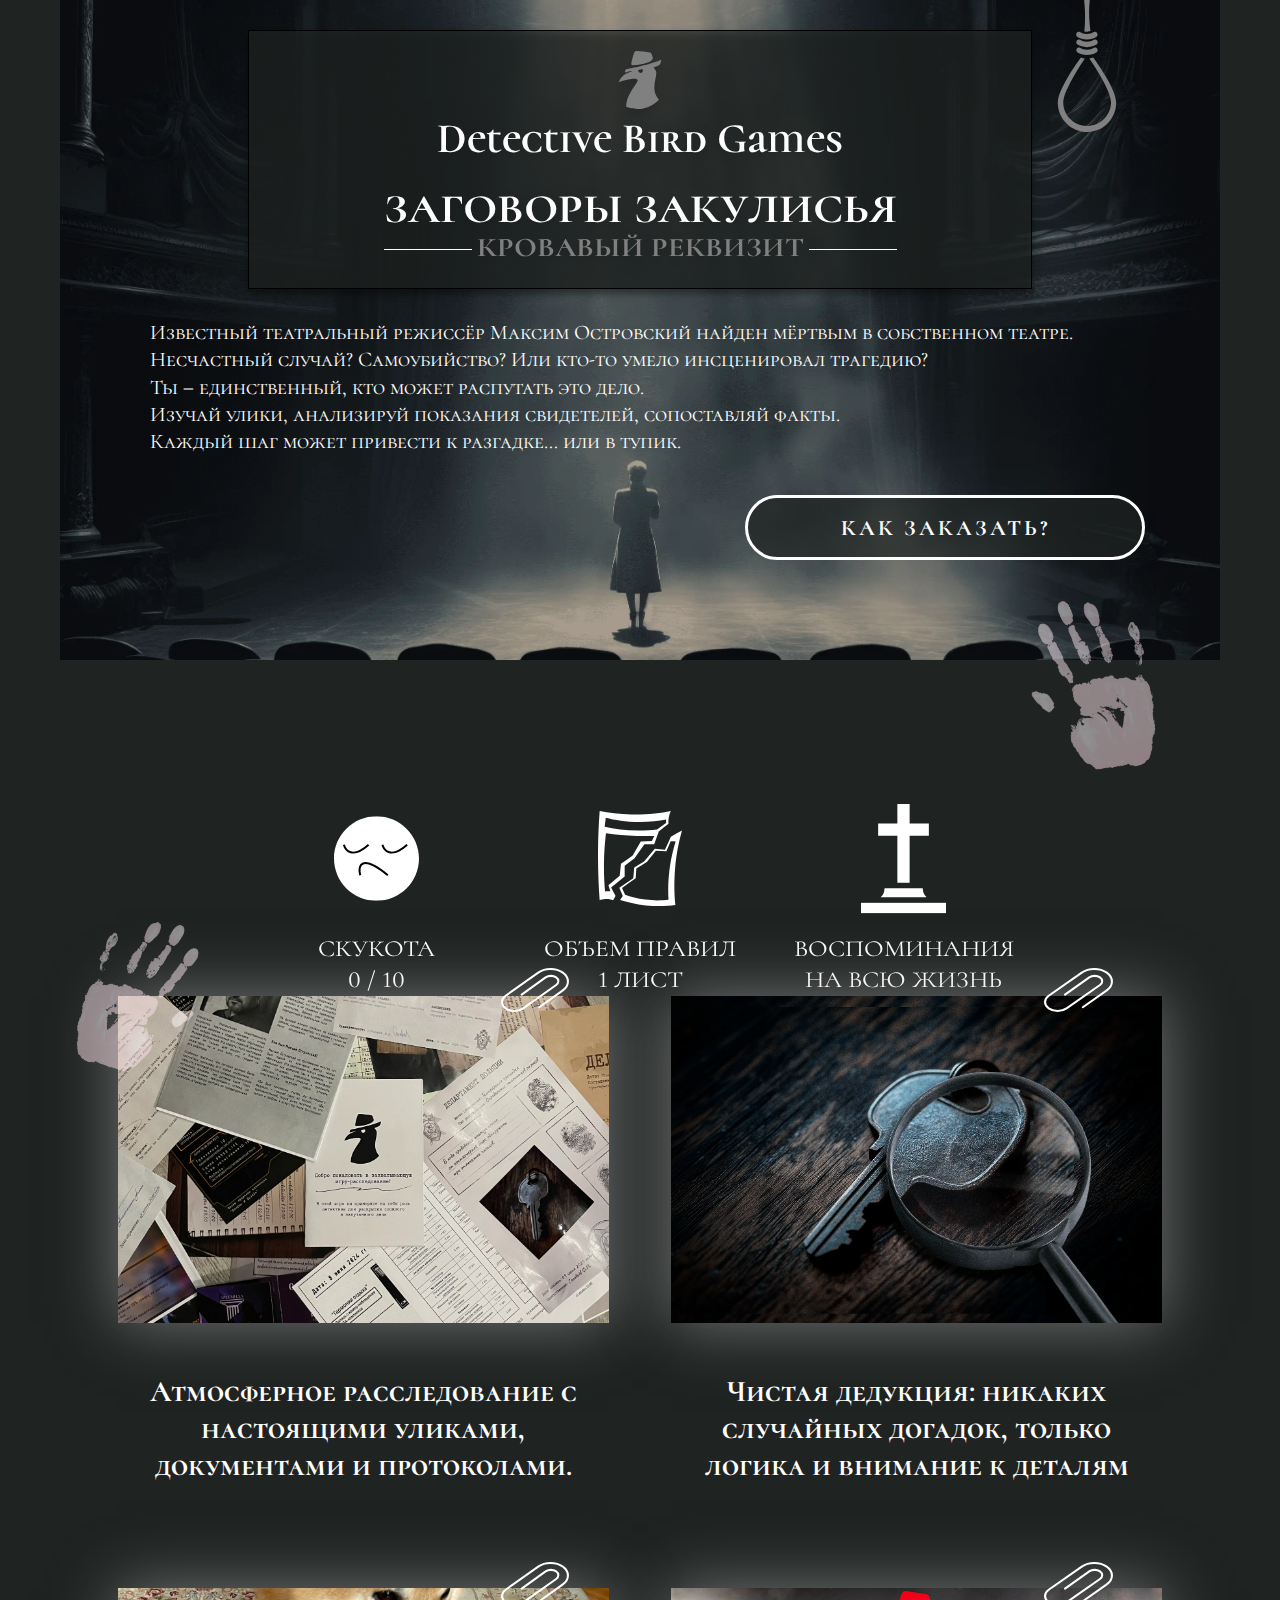
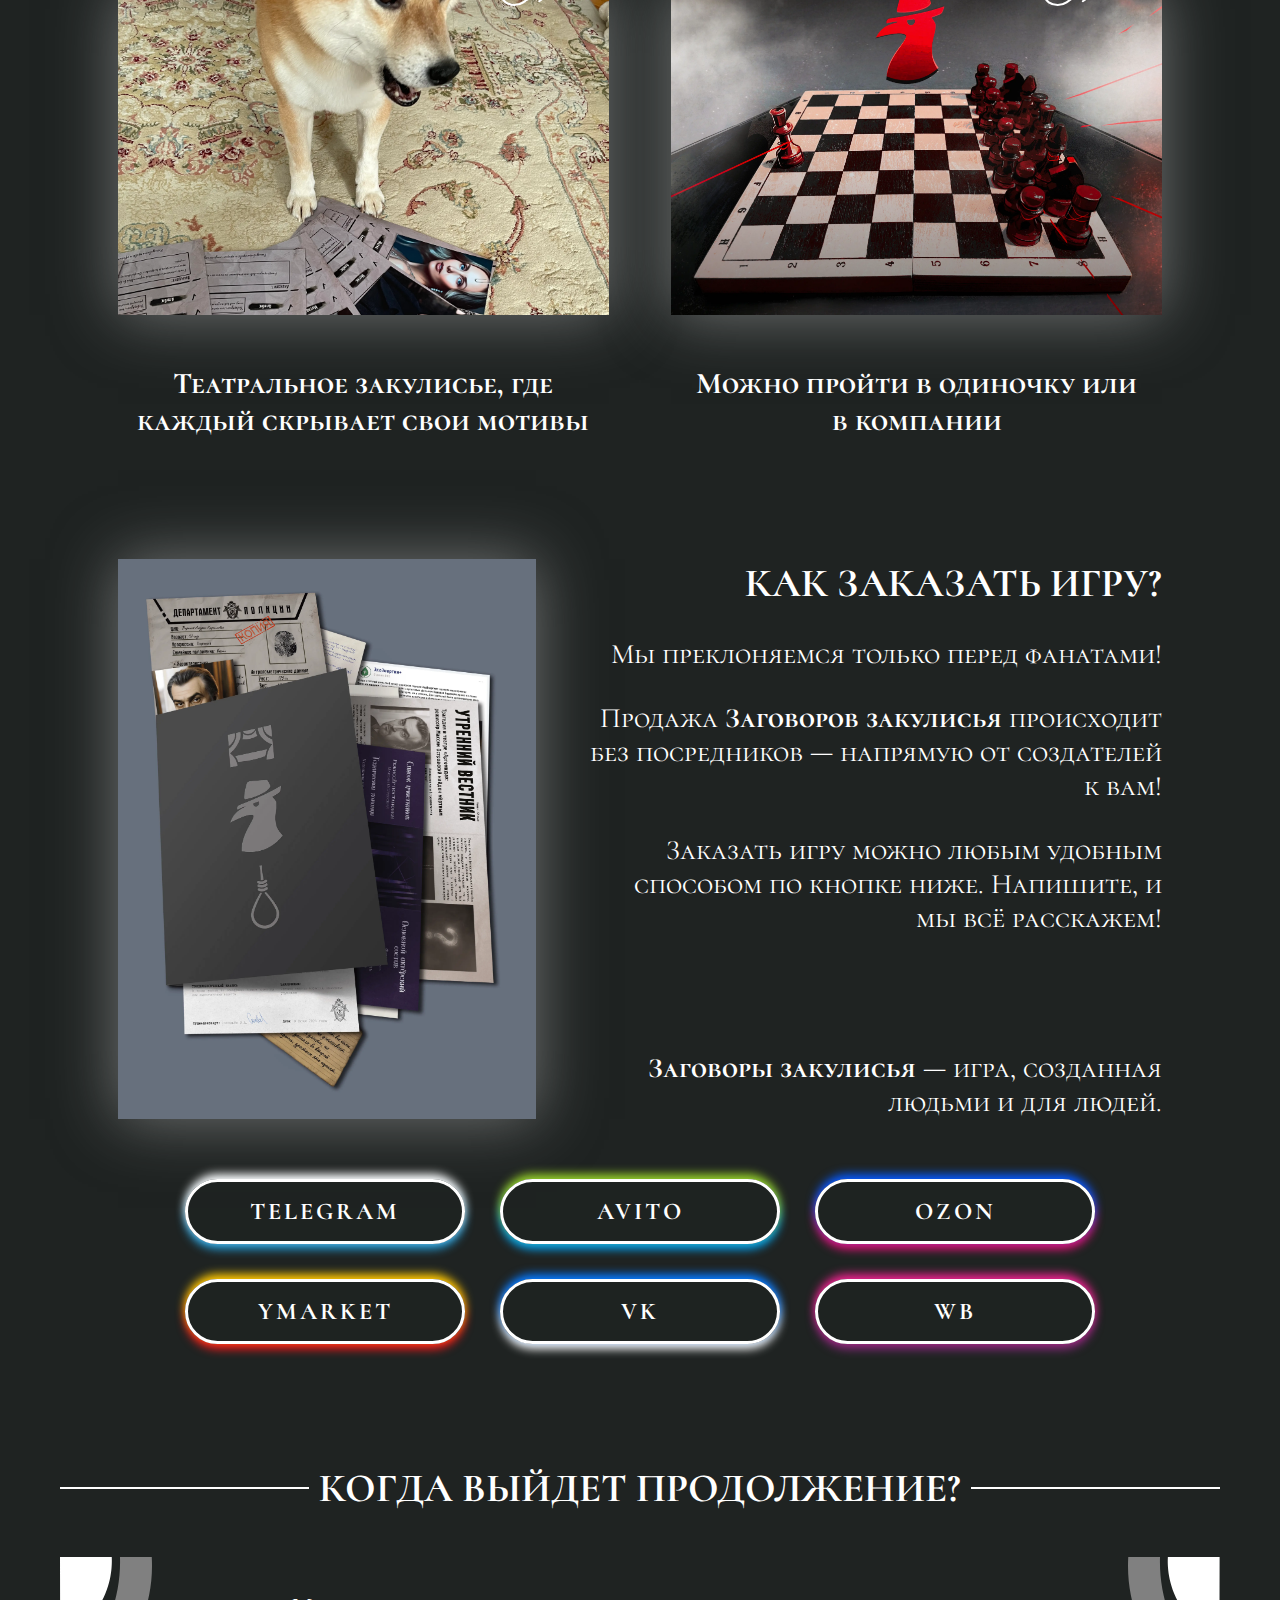
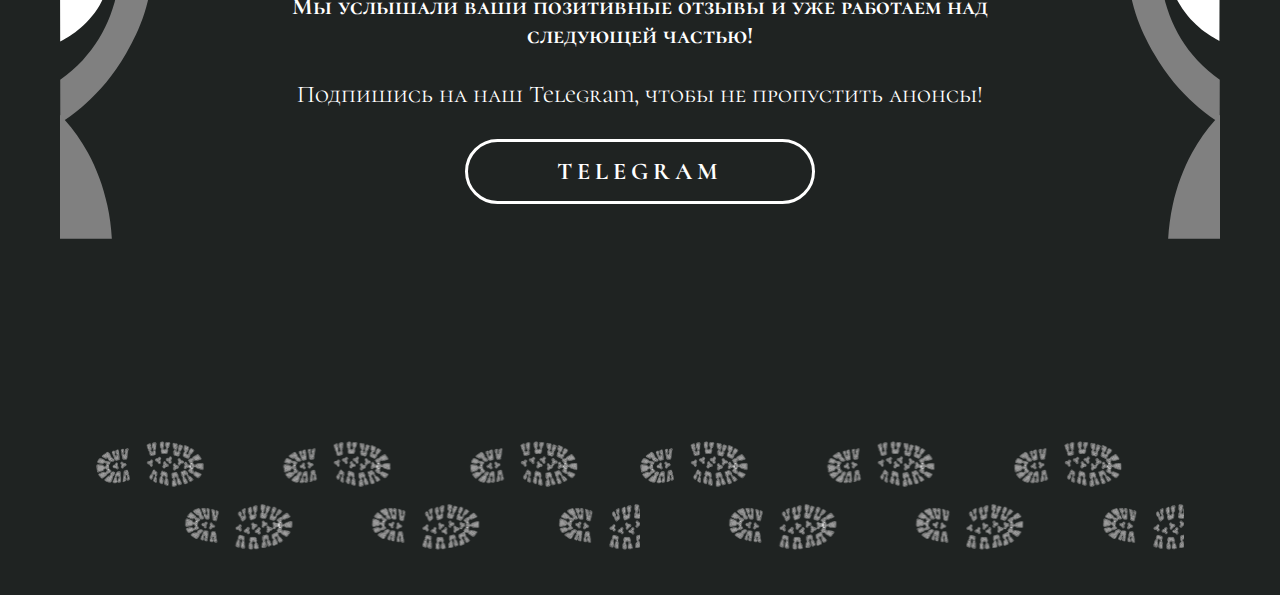
<file: index.html>
<!DOCTYPE html>
<html>
<head>
    <meta charset="UTF-8">
    <title>Заговоры Закулисья – Детективная Настольная Игра с Театральными Тайнами</title>
    <meta name="viewport" content="width=device-width, initial-scale=1.0">
    <meta name="description" content="Настольная детективная игра 'Заговоры Закулисья' от команды Detective Bird Games. Исследуй улики, анализируй документы и раскрой преступление!">
    <meta name="keywords" content="настольная игра, детектив, расследование, театр, загадки, улики, детективная игра">
    <meta name="author" content="Detective Bird Games">
    <meta http-equiv="Content-Language" content="ru">
    <meta property="og:title" content="Заговоры Закулисья – Настольная Детективная Игра">
    <meta property="og:description" content="Погрузись в атмосферу театрального расследования. Что случилось с режиссёром? Проверь свою логику и внимание к деталям!">
    <meta property="og:image" content="https://detectivebirdgames.ru/img/main-img.webp">
    <meta property="og:url" content="https://detectivebirdgames.ru">
    <meta property="og:type" content="website">
    <meta property="og:locale" content="ru_RU">
    <meta name="twitter:card" content="summary_large_image">
    <meta name="twitter:title" content="Заговоры Закулисья – Настольная Игра">
    <meta name="twitter:description" content="Погрузись в атмосферу театрального расследования. Что случилось с режиссёром? Проверь свою логику и внимание к деталям!">
    <meta name="twitter:image" content="https://detectivebirdgames.ru/img/main-img.webp">
    <meta name="twitter:site" content="@detectivebirdgames">
    <link rel="canonical" href="https://detectivebirdgames.ru">
    <meta name="robots" content="index, follow">

    <link rel="stylesheet" href="style/button.css">
    <link rel="stylesheet" href="style/global.css">
    <link rel="stylesheet" href="style/heading.css">
    <link rel="stylesheet" href="style/emotions2.css">
    <link rel="stylesheet" href="style/features3.css">
    <link rel="stylesheet" href="style/buy_game.css">
    <link rel="stylesheet" href="style/when.css">
    <link rel="stylesheet" href="style/traces.css">

    <link rel="icon" href="favicon.ico" sizes="any">
    <link rel="icon" href="icons/512x512.svg" type="image/svg+xml">
    <link rel="apple-touch-icon" href="icons/180x180.png">
    <link rel="manifest" href="site.webmanifest">

    <meta name="yandex-verification" content="a0736f4d34799b63" />
    <meta name="google-site-verification" content="Nrsnb5qB690PhxmAD36RJsOH_SDfEq24H05EztktfQQ" />
</head>

<body class="wrapper">
    <header id="heading">

        <!-- Yandex.Metrika counter -->
        <script type="text/javascript" >
            (function(m,e,t,r,i,k,a){m[i]=m[i]||function(){(m[i].a=m[i].a||[]).push(arguments)};
            m[i].l=1*new Date();
            for (var j = 0; j < document.scripts.length; j++) {if (document.scripts[j].src === r) { return; }}
            k=e.createElement(t),a=e.getElementsByTagName(t)[0],k.async=1,k.src=r,a.parentNode.insertBefore(k,a)})
            (window, document, "script", "https://mc.yandex.ru/metrika/tag.js", "ym");

            ym(100495715, "init", {
                clickmap:true,
                trackLinks:true,
                accurateTrackBounce:true,
                webvisor:true
            });
        </script>
        <noscript><div><img src="https://mc.yandex.ru/watch/100495715" style="position:absolute; left:-9999px;" alt="" /></div></noscript>
        <!-- /Yandex.Metrika counter -->

        <!-- Google tag (gtag.js) -->
        <script async src="https://www.googletagmanager.com/gtag/js?id=AW-16941764288"></script>
        <script>
            window.dataLayer = window.dataLayer || [];
            function gtag(){dataLayer.push(arguments);} gtag('js', new Date());
            gtag('config', 'AW-16941764288');
        </script>
        <!-- Google tag (gtag.js) -->

        <div id="main-banner">
            <img src="img/logo.svg" alt="Логотип компании" loading="lazy"  id="img-logo">
            <h1 id="company-name">Detective Bird Games</h1>

            <div id="line-container">
                <h2 class="title">ЗАГОВОРЫ ЗАКУЛИСЬЯ</h2>
                <div class="subtitle-container">
                    <span class="line1"></span>
                    <h3 id="bloody-props">КРОВАВЫЙ РЕКВИЗИТ</h3>
                    <span class="line1"></span>
                </div>
            </div>

        </div>

        <img src="img/gallows.svg" alt="Декоративная петля" loading="lazy"  id="gallows">

        <p id="text-description">
            Известный театральный режиссёр Максим Островский найден мёртвым в собственном театре.
            <br>
            Несчастный случай? Самоубийство? Или кто-то умело инсценировал трагедию?
            <br>
            Ты – единственный, кто может распутать это дело.
            <br>
            Изучай улики, анализируй показания свидетелей, сопоставляй факты.
            <br>
            Каждый шаг может привести к разгадке… или в тупик.
        </p>


        <a href="#buy_game_link" id="go-to-tg">КАК ЗАКАЗАТЬ?</a>


        <img src="img/hand.webp" alt="Декоративная рука" loading="lazy"  class="hand">
    </header>

    <main>

    <!--    - - - - - - - - - -  E M O T I O N S  - - - - - - - - - -      -->
    <section id="emotions-container">
        <div id="emotions">
            <div>
                <img src="img/boredom.svg" loading="lazy"  alt="Иконка с человечком" >
                <div class="emotions-text">
                    <p class="emotions-text-title">СКУКОТА</p>
                    <p class="emotions-text-subtitle"> 0 / 10</p>
                </div>
            </div>

            <div>
                <img src="img/paper.svg" loading="lazy"  alt="Иконка с бумажкой" >
                <div class="emotions-text">
                    <p class="emotions-text-title">ОБЪЕМ ПРАВИЛ</p>
                    <p class="emotions-text-subtitle">1 ЛИСТ</p>
                </div>
            </div>


            <div>
                <img src="img/cross.svg" loading="lazy"  alt="Иконка с крестом">
                <div class="emotions-text">
                    <p class="emotions-text-title">ВОСПОМИНАНИЯ</p>
                    <p class="emotions-text-subtitle">НА ВСЮ ЖИЗНЬ</p>
                </div>
            </div>

        </div>
    </section>
    <!--     /  /  /  /  /  /  E M O T I O N S   /  /  /  /  /  /      -->







    <section id="container">
        <!--    - - - - - - - - - -  F E A T U R E S - - - - - - - - - -      -->

            <!-- Картинки -->
            <div class="img-line1">
                <article class="first-img">
                    <div class="features-img" id="img1">
                        <img
                        src="img/feature1.webp"
                        alt="Фотография с документами"
                        class="img-features-img"
                        loading="lazy"
                        id="img-features-img1"
                    >
                    </div>

                    <h3 class="features-description">
                        Атмосферное расследование с настоящими уликами, документами и протоколами.
                    </h3>

                    <img src="img/hand.webp" loading="lazy"  alt="Декоративная рука" id="hand2">
                    <img src="img/clip.svg" loading="lazy"  alt="Иконка скрепки" class="clip" id="clip1">
                </article>


                <article class="second-img">
                    <div class="features-img" id="img2">
                        <img
                        src="img/feature2.webp"
                        alt="Фотография лупы с отпечатками"
                        class="img-features-img"
                        loading="lazy"
                        >
                    </div>

                    <h3 class="features-description">
                        Чистая дедукция: никаких случайных догадок, только логика и внимание к деталям
                    </h3>

                    <img src="img/clip.svg" loading="lazy"  alt="Иконка скрепки" class="clip" id="clip2">
                </article>

            </div>


            <div class="img-line2">
                <article class="first-img">
                    <div class="features-img" id="img3">
                        <img
                        src="img/feature3.webp"
                        alt="Фотография со всеми персонажами"
                        class="img-features-img"
                        loading="lazy"
                        >
                    </div>

                    <h3 class="features-description">
                        Театральное закулисье, где каждый скрывает свои мотивы
                    </h3>

                    <img src="img/clip.svg" loading="lazy"  alt="Иконка скрепки" class="clip" id="clip3">
                </article>


                <article class="second-img">
                    <div class="features-img" id="img4">
                        <img
                        src="img/feature4.webp"
                        alt="Фотография с шахматами"
                        class="img-features-img"
                        loading="lazy"
                        >
                    </div>

                    <h3 class="features-description">
                        Можно пройти в одиночку или в компании
                    </h3>

                    <img src="img/clip.svg" loading="lazy"  alt="Иконка скрепки" class="clip" id="clip4">
                </article>

            </div>
    </section>

        <!--     /  /  /  /  /  /  F E A T U R E S /  /  /  /  /  /      -->

    <div id="buy_game_link"></div>
    <section class="buy_game">
        <div class="buy_game-image">
            <img
            src="img/buy_game.webp"
            alt="Фотография с папкой игры"
            loading="lazy"
            >
        </div>
        <div class="buy_game-text">
            <h2>КАК ЗАКАЗАТЬ ИГРУ?</h2>
            <p class="buy_game-text-main">Мы преклоняемся только перед фанатами!</p>
            <p class="buy_game-text-main">Продажа <span class="buy_game-text-bold">Заговоров закулисья</span> происходит без посредников — напрямую от создателей к вам!</p>
            <p class="buy_game-text-main">Заказать игру можно любым удобным способом по кнопке ниже. Напишите, и мы всё расскажем!</p>
            <p class="buy_game-text-bottom"><span class="buy_game-text-bold">Заговоры закулисья</span> — игра, созданная людьми и для людей.</p>
        </div>
        <div class="buy_game-buttons">
            <a class="button buy_game-buttons-tg buy_game-buttons-button" target="_blank" href="https://t.me/dbg_manager">TELEGRAM</a>
            <a class="button buy_game-buttons-avito buy_game-buttons-button" target="_blank" href="https://avito.ru/brands/4895fdd91daec9995e03f0fabaf63a6c">AVITO</a>
            <a class="button buy_game-buttons-ozon button buy_game-buttons-button" target="_blank" href="https://ozon.ru/t/7oEoXUU">OZON</a>
            <a class="button buy_game-buttons-yandex buy_game-buttons-button" target="_blank" href="https://market.yandex.ru/business--detectivebirdgames/200628052?generalContext=t%3DshopInShop%3Bi%3D1%3Bbi%3D200628052%3B&rs=eJwzEvjEyMvBKLDwEKsEg8aWuVPlACpSBQg%2C&searchContext=sins_ctx">YMARKET</a>
            <a class="button buy_game-buttons-vk buy_game-buttons-button" target="_blank" href="https://vk.com/market/product/nastolnaya-detektivnaya-igra-zagovory-zakulisya-228478020-14852510">VK</a>
            <a class="button buy_game-buttons-wb buy_game-buttons-button" target="_blank" href="https://www.wildberries.ru/catalog/396574381/detail.aspx?targetUrl=GP">WB</a>
        </div>
    </section>


    </main>

    <footer>
        <!--    - - - - - - - - - -  W  H  E  N  - - - - - - - - - -      -->
        <div id="when">

            <div id="when-text">
                <span class="line3"></span>
                    <h2>Когда выйдет продолжение?</h2>
                <span class="line3"></span>
            </div>



            <div id="when-block">
                <img src="img/curtain_left.svg" loading="lazy"  alt="Занавеска театральная" class="curtains" id="left-curtain">

                <div id="when-description">
                    <h3>Мы услышали ваши позитивные отзывы и уже работаем над следующей частью!</h3>
                    <p>Подпишись на наш Telegram, чтобы не пропустить анонсы!</p>
                    <a href="https://t.me/DetectiveBirdGames" target="_blank" id="telegram">TELEGRAM</a>
                </div>

                <img src="img/curtain_right.svg" loading="lazy"  alt="Занавеска театральная" class="curtains" id="right-curtain">
            </div>

        </div>
        <!--     /  /  /  /  /  /   W  H  E  N   /  /  /  /  /  /      -->




    <!--    - - - - - - - - - -  T R A C E S  - - - - - - - - - -      -->
    <div id="traces">
        <img src="img/traces.webp" loading="lazy" alt="Картинка следов" class="traces-img" id="first-trace-img">
        <img src="img/traces.webp" loading="lazy" alt="Картинка следов" class="traces-img" id="second-trace-img">
    </div>
    <!--     /  /  /  /  /  /   T R A C E S   /  /  /  /  /  /      -->

    </footer>


    <script>
        document.addEventListener('DOMContentLoaded', function() {
            // Получаем элементы
            const titleElement = document.querySelector('#line-container .title');
            const subtitleContainer = document.querySelector('.subtitle-container');

            // Получаем ширину заголовка
            const titleWidth = titleElement.offsetWidth;

            // Устанавливаем ширину контейнера подзаголовка
            subtitleContainer.style.width = titleWidth + 'px';

            // Обработчик для пересчета при изменении размера окна
            window.addEventListener('resize', function() {
                // Получаем обновленную ширину заголовка
                const updatedTitleWidth = titleElement.offsetWidth;

                // Обновляем ширину контейнера подзаголовка
                subtitleContainer.style.width = updatedTitleWidth + 'px';
            });
        });
    </script>

</body>
</html>
</file>
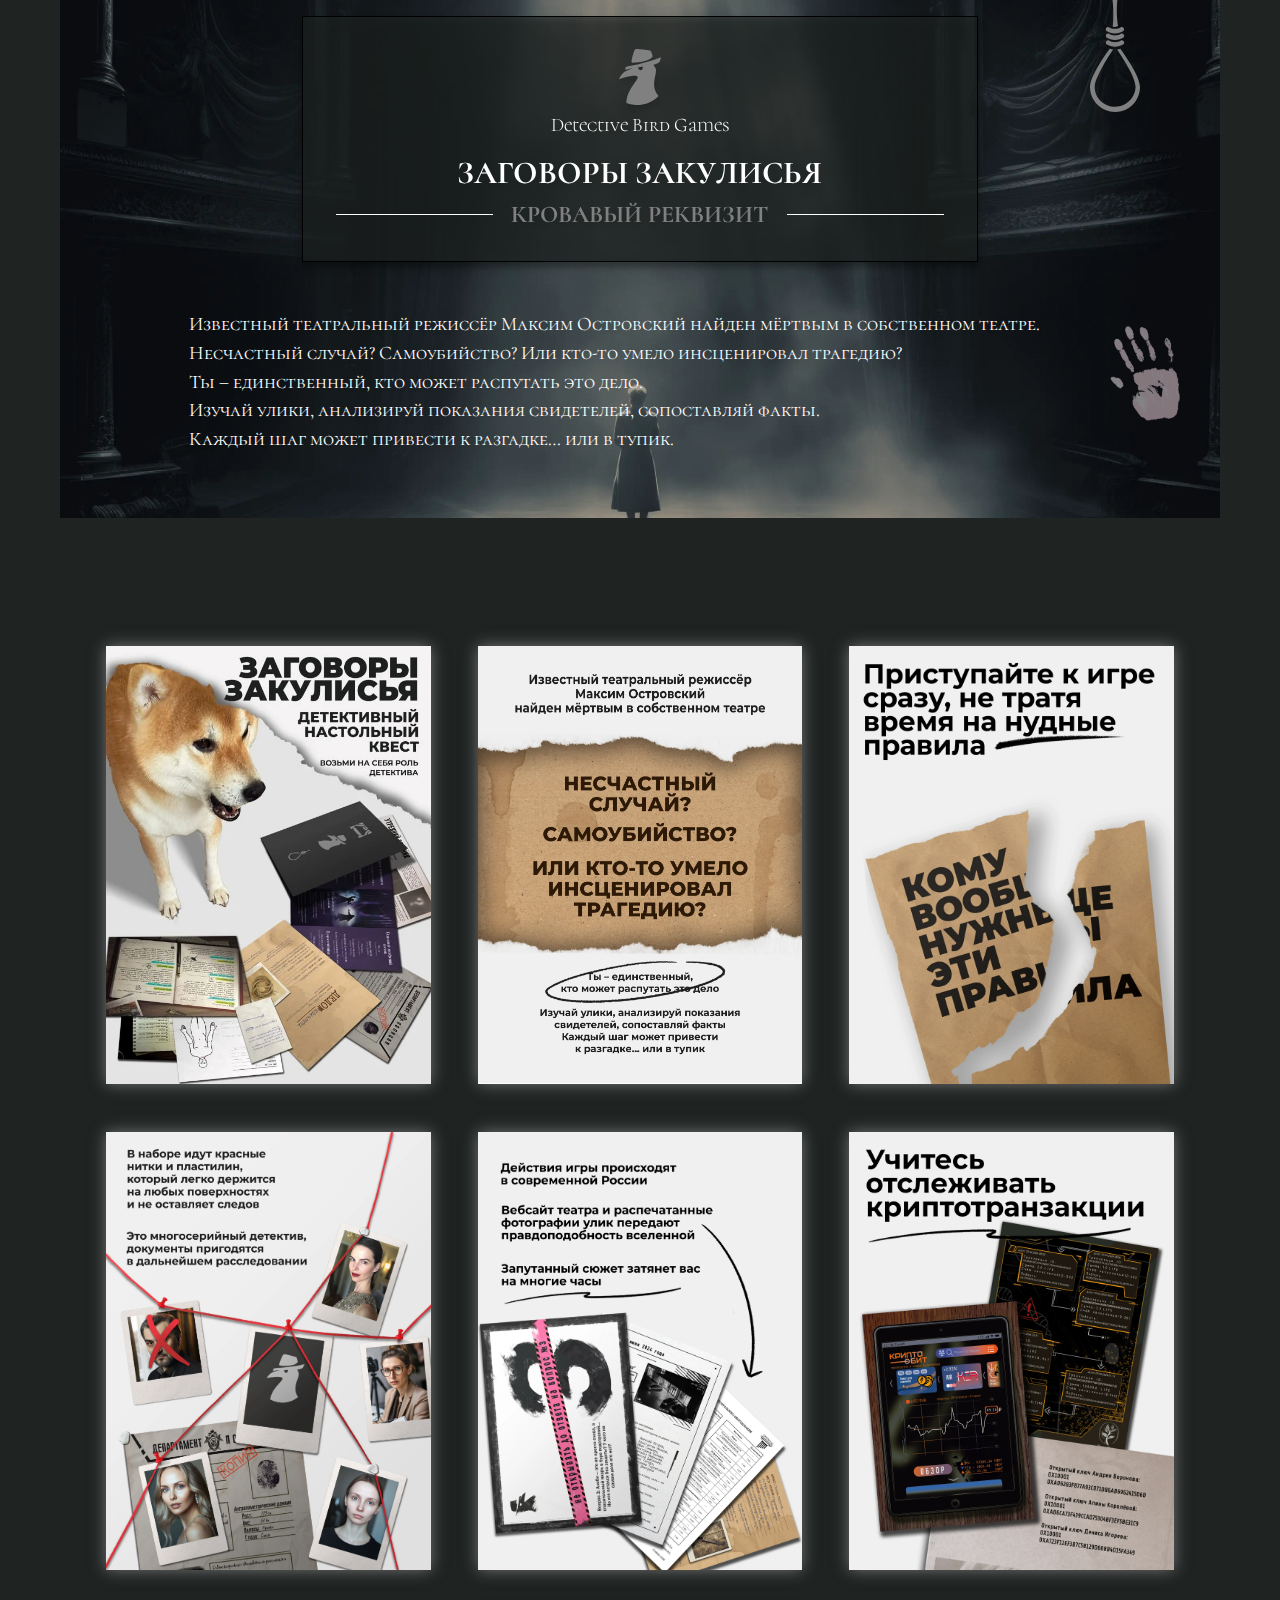
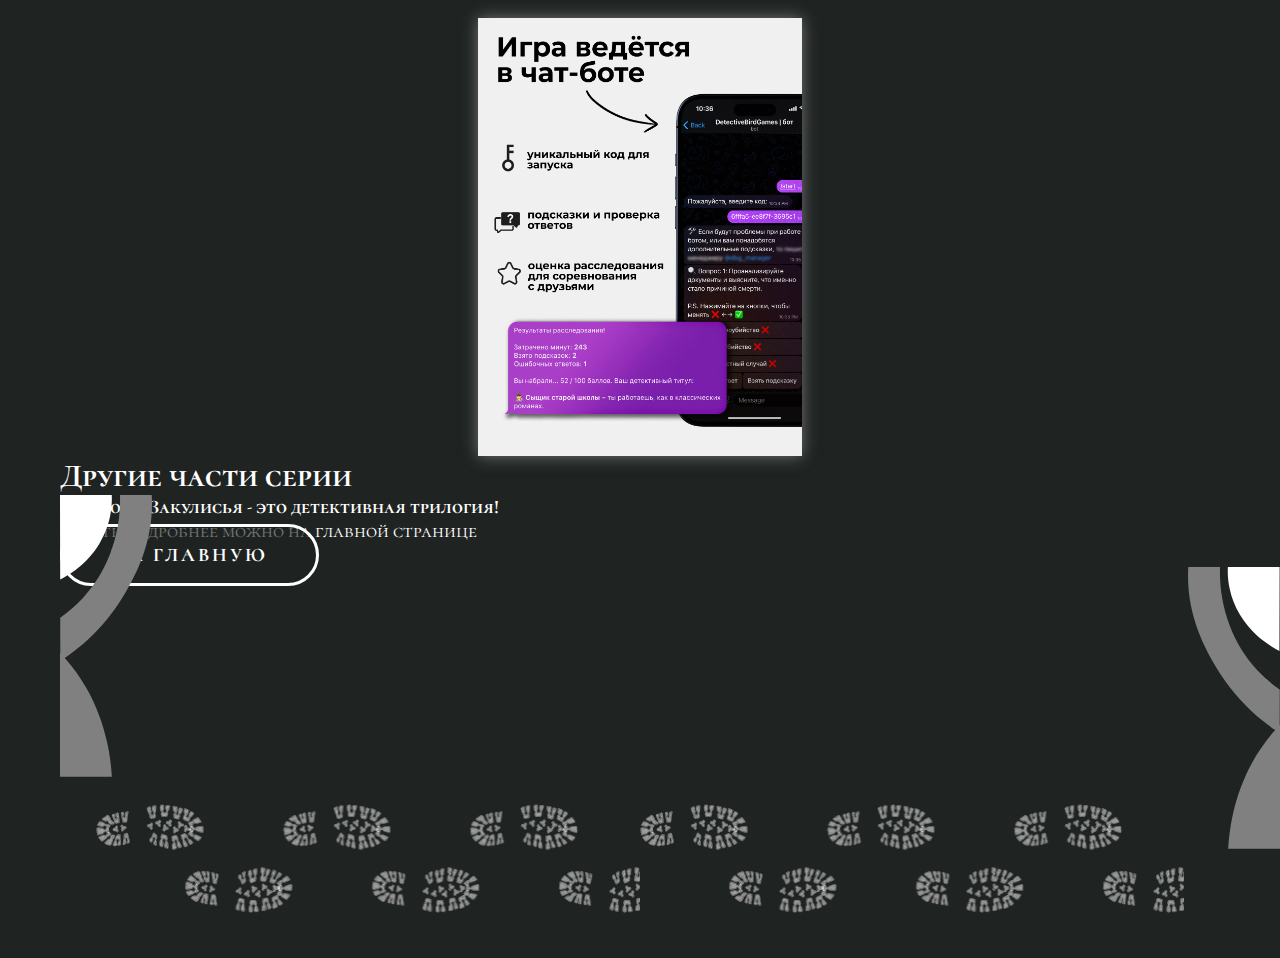
<file: zz_1.html>
<!DOCTYPE html>
<html>
<head>
    <meta charset="UTF-8">
    <title>Заговоры Закулисья – Кровавый Реквизит</title>
    <meta name="viewport" content="width=device-width, initial-scale=1.0">
    <meta name="description" content="Настольная детективная игра 'Заговоры Закулисья' от команды Detective Bird Games. Исследуй улики, анализируй документы и раскрой преступление!">
    <meta name="keywords" content="настольная игра, детектив, расследование, театр, загадки, улики, детективная игра">
    <meta name="author" content="Detective Bird Games">
    <meta http-equiv="Content-Language" content="ru">
    <meta property="og:title" content="Заговоры Закулисья – Настольная Детективная Игра">
    <meta property="og:description" content="Погрузись в атмосферу театрального расследования. Что случилось с режиссёром? Проверь свою логику и внимание к деталям!">
    <meta property="og:image" content="https://detectivebirdgames.ru/img/main-img.webp">
    <meta property="og:url" content="https://detectivebirdgames.ru">
    <meta property="og:type" content="website">
    <meta property="og:locale" content="ru_RU">
    <meta name="twitter:card" content="summary_large_image">
    <meta name="twitter:title" content="Заговоры Закулисья – Настольная Игра">
    <meta name="twitter:description" content="Погрузись в атмосферу театрального расследования. Что случилось с режиссёром? Проверь свою логику и внимание к деталям!">
    <meta name="twitter:image" content="https://detectivebirdgames.ru/img/main-img.webp">
    <meta name="twitter:site" content="@detectivebirdgames">
    <link rel="canonical" href="https://detectivebirdgames.ru">
    <meta name="robots" content="index, follow">

    <link rel="stylesheet" href="style/common.css">
    <link rel="stylesheet" href="style/global.css">
    <link rel="stylesheet" href="style/header.css">
    <link rel="stylesheet" href="style/emotions.css">
    <link rel="stylesheet" href="style/parts.css">
    <link rel="stylesheet" href="style/buy_game.css">
    <link rel="stylesheet" href="style/when.css">
    <link rel="stylesheet" href="style/traces.css">
    <link rel="stylesheet" href="style/cards.css">

    <link rel="icon" href="favicon.ico" sizes="any">
    <link rel="icon" href="icons/512x512.svg" type="image/svg+xml">
    <link rel="apple-touch-icon" href="icons/180x180.png">
    <link rel="manifest" href="site.webmanifest">
</head>

<body class="wrapper">
    <header class="header">
        <div class="header-banner">
            <img src="img/logo.svg" alt="Логотип компании" loading="lazy"  class="header-banner-logo">
            <h1 class="common-text header-banner-company">Detective Bird Games</h1>
            <h2 class="common-header header-banner-title">ЗАГОВОРЫ ЗАКУЛИСЬЯ</h2>
            <div class="header-banner-subtitle">
                <span class="header-banner-subtitle-line"></span>
                <h3 class="header-banner-subtitle-text">КРОВАВЫЙ РЕКВИЗИТ</h3>
                <span class="header-banner-subtitle-line"></span>
            </div>
        </div>
        <img src="img/gallows.svg" alt="Декоративная петля" loading="lazy"  class="header-gallows">
        <p class="common-text header-description">
            Известный театральный режиссёр Максим Островский найден мёртвым в собственном театре.
            <br>
            Несчастный случай? Самоубийство? Или кто-то умело инсценировал трагедию?
            <br>
            Ты – единственный, кто может распутать это дело.
            <br>
            Изучай улики, анализируй показания свидетелей, сопоставляй факты.
            <br>
            Каждый шаг может привести к разгадке… или в тупик.
        </p>
        <img src="img/hand.webp" alt="Декоративная рука" loading="lazy" class="hand header-hand">
    </header>

    <main>
        <div class="cards">
            <div class="card">
                <img src="img/part1/1.webp" alt="Изображение карточки">
            </div>
            <div class="card">
                <img src="img/part1/2.webp" alt="Изображение карточки">
            </div>
            <div class="card">
                <img src="img/part1/3.webp" alt="Изображение карточки">
            </div>
            <div class="card">
                <img src="img/part1/4.webp" alt="Изображение карточки">
            </div>
            <div class="card">
                <img src="img/part1/5.webp" alt="Изображение карточки">
            </div>
            <div class="card">
                <img src="img/part1/6.webp" alt="Изображение карточки">
            </div>
            <div class="card">
                <img src="img/part1/7.webp" alt="Изображение карточки">
            </div>

        </div>
    </main>

    <footer>
        <div class="when">
            <div class="when-header">
                <span class="when-header-line"></span>
                    <h2 class="common-header when-header-text">Другие части серии</h2>
                <span class="when-header-line"></span>
            </div>

            <div class="when-block">
                <img src="img/curtain_left.svg" loading="lazy"  alt="Занавеска театральная" class="curtains" id="left-curtain">
                <div class="when-block-description">
                    <h3 class="common-text when-block-description-header">Заговоры Закулисья - это детективная трилогия!</h3>
                    <p class="common-text when-block-description-text">Узнать подробнее можно на главной странице</p>
                    <a class="button when-block-description-link" href="index.html">НА ГЛАВНУЮ</a>
                </div>
                <img src="img/curtain_right.svg" loading="lazy"  alt="Занавеска театральная" class="curtains" id="right-curtain">
            </div>

        </div>


        <div id="traces">
            <img src="img/traces.webp" loading="lazy" alt="Картинка следов" class="traces-img" id="first-trace-img">
            <img src="img/traces.webp" loading="lazy" alt="Картинка следов" class="traces-img" id="second-trace-img">
        </div>

    </footer>

</body>
</html>
</file>
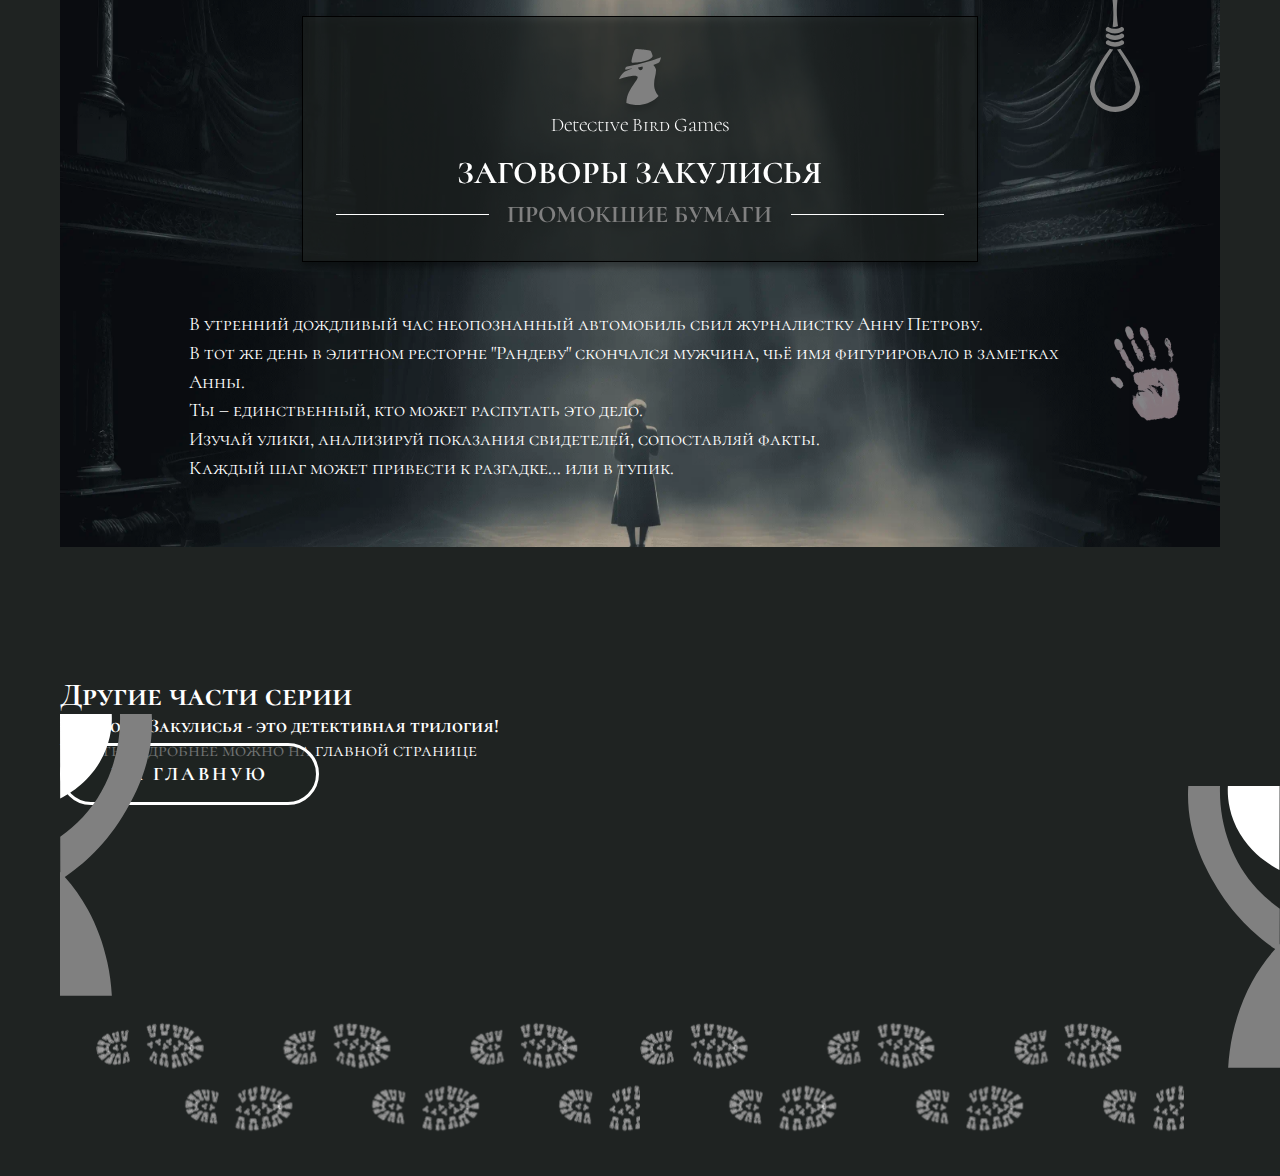
<file: zz_2.html>
<!DOCTYPE html>
<html>
<head>
    <meta charset="UTF-8">
    <title>Заговоры Закулисья – Промокшие Бумаги</title>
    <meta name="viewport" content="width=device-width, initial-scale=1.0">
    <meta name="description" content="Настольная детективная игра 'Заговоры Закулисья' от команды Detective Bird Games. Исследуй улики, анализируй документы и раскрой преступление!">
    <meta name="keywords" content="настольная игра, детектив, расследование, театр, загадки, улики, детективная игра">
    <meta name="author" content="Detective Bird Games">
    <meta http-equiv="Content-Language" content="ru">
    <meta property="og:title" content="Заговоры Закулисья – Настольная Детективная Игра">
    <meta property="og:description" content="Погрузись в атмосферу театрального расследования. Что случилось с журналисткой? Проверь свою логику и внимание к деталям!">
    <meta property="og:image" content="https://detectivebirdgames.ru/img/main-img.webp">
    <meta property="og:url" content="https://detectivebirdgames.ru">
    <meta property="og:type" content="website">
    <meta property="og:locale" content="ru_RU">
    <meta name="twitter:card" content="summary_large_image">
    <meta name="twitter:title" content="Заговоры Закулисья – Настольная Игра">
    <meta name="twitter:description" content="Погрузись в атмосферу театрального расследования. Что случилось с журналисткой? Проверь свою логику и внимание к деталям!">
    <meta name="twitter:image" content="https://detectivebirdgames.ru/img/main-img.webp">
    <meta name="twitter:site" content="@detectivebirdgames">
    <link rel="canonical" href="https://detectivebirdgames.ru">
    <meta name="robots" content="index, follow">

    <link rel="stylesheet" href="style/common.css">
    <link rel="stylesheet" href="style/global.css">
    <link rel="stylesheet" href="style/header.css">
    <link rel="stylesheet" href="style/emotions.css">
    <link rel="stylesheet" href="style/parts.css">
    <link rel="stylesheet" href="style/buy_game.css">
    <link rel="stylesheet" href="style/when.css">
    <link rel="stylesheet" href="style/traces.css">
    <link rel="stylesheet" href="style/cards.css">

    <link rel="icon" href="favicon.ico" sizes="any">
    <link rel="icon" href="icons/512x512.svg" type="image/svg+xml">
    <link rel="apple-touch-icon" href="icons/180x180.png">
    <link rel="manifest" href="site.webmanifest">
</head>

<body class="wrapper">
    <header class="header">
        <div class="header-banner">
            <img src="img/logo.svg" alt="Логотип компании" loading="lazy"  class="header-banner-logo">
            <h1 class="common-text header-banner-company">Detective Bird Games</h1>
            <h2 class="common-header header-banner-title">ЗАГОВОРЫ ЗАКУЛИСЬЯ</h2>
            <div class="header-banner-subtitle">
                <span class="header-banner-subtitle-line"></span>
                <h3 class="header-banner-subtitle-text">ПРОМОКШИЕ БУМАГИ</h3>
                <span class="header-banner-subtitle-line"></span>
            </div>
        </div>
        <img src="img/gallows.svg" alt="Декоративная петля" loading="lazy"  class="header-gallows">
        <p class="common-text header-description">
            В утренний дождливый час неопознанный автомобиль сбил журналистку Анну Петрову.
            <br>
            В тот же день в элитном ресторне "Рандеву" скончался мужчина, чьё имя фигурировало в заметках Анны.
            <br>
            Ты – единственный, кто может распутать это дело.
            <br>
            Изучай улики, анализируй показания свидетелей, сопоставляй факты.
            <br>
            Каждый шаг может привести к разгадке… или в тупик.
        </p>
        <img src="img/hand.webp" alt="Декоративная рука" loading="lazy" class="hand header-hand">
    </header>

    <main>
        <div class="cards">

        </div>
    </main>

    <footer>
        <div class="when">
            <div class="when-header">
                <span class="when-header-line"></span>
                    <h2 class="common-header when-header-text">Другие части серии</h2>
                <span class="when-header-line"></span>
            </div>

            <div class="when-block">
                <img src="img/curtain_left.svg" loading="lazy"  alt="Занавеска театральная" class="curtains" id="left-curtain">
                <div class="when-block-description">
                    <h3 class="common-text when-block-description-header">Заговоры Закулисья - это детективная трилогия!</h3>
                    <p class="common-text when-block-description-text">Узнать подробнее можно на главной странице</p>
                    <a class="button when-block-description-link" href="index.html">НА ГЛАВНУЮ</a>
                </div>
                <img src="img/curtain_right.svg" loading="lazy"  alt="Занавеска театральная" class="curtains" id="right-curtain">
            </div>

        </div>


        <div id="traces">
            <img src="img/traces.webp" loading="lazy" alt="Картинка следов" class="traces-img" id="first-trace-img">
            <img src="img/traces.webp" loading="lazy" alt="Картинка следов" class="traces-img" id="second-trace-img">
        </div>

    </footer>

</body>
</html>
</file>
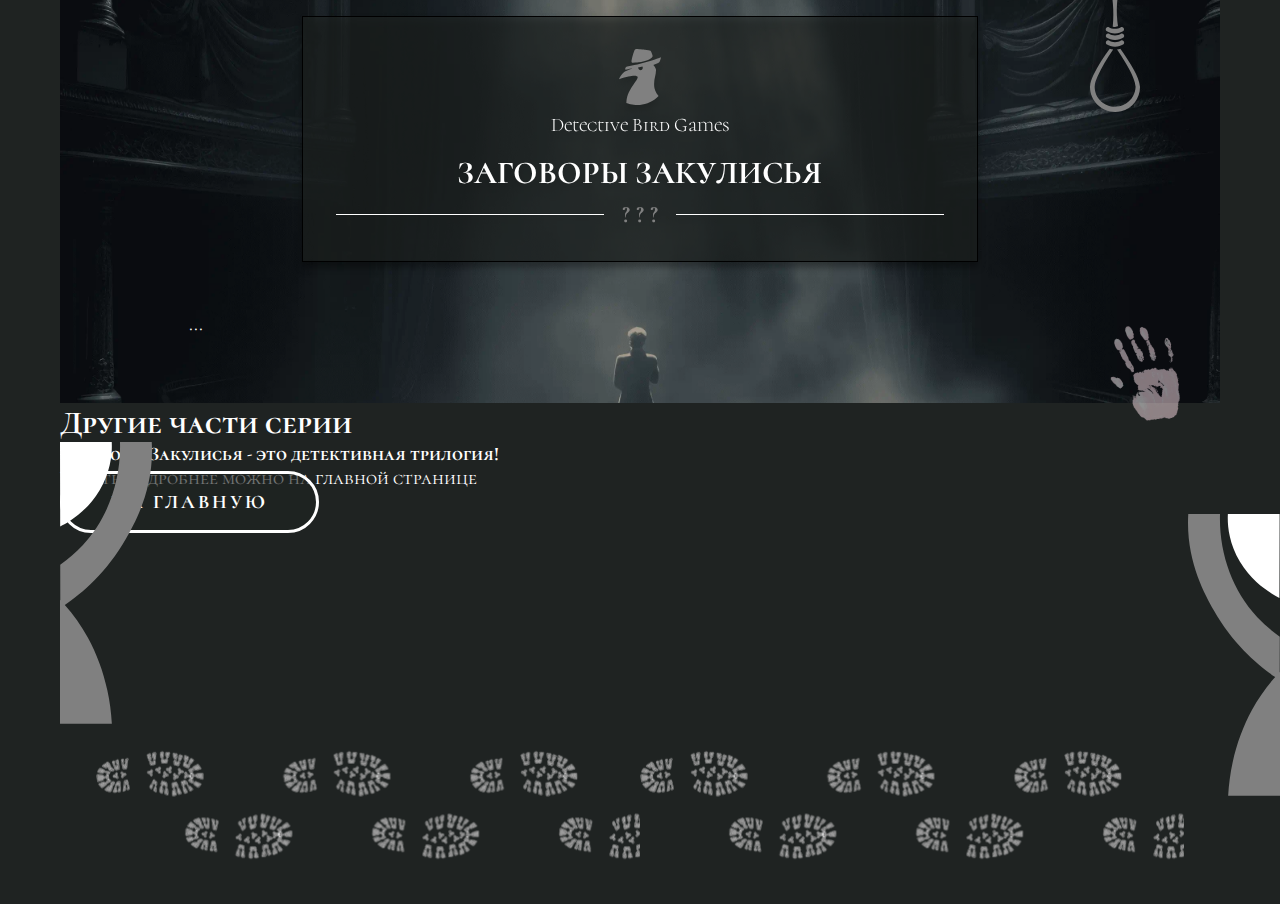
<file: zz_3.html>
<!DOCTYPE html>
<html>
<head>
    <meta charset="UTF-8">
    <title>Заговоры Закулисья – ???</title>
    <meta name="viewport" content="width=device-width, initial-scale=1.0">
    <meta name="description" content="Настольная детективная игра 'Заговоры Закулисья' от команды Detective Bird Games. Исследуй улики, анализируй документы и раскрой преступление!">
    <meta name="keywords" content="настольная игра, детектив, расследование, театр, загадки, улики, детективная игра">
    <meta name="author" content="Detective Bird Games">
    <meta http-equiv="Content-Language" content="ru">
    <meta property="og:title" content="Заговоры Закулисья – Настольная Детективная Игра">
    <meta property="og:description" content="Погрузись в атмосферу театрального расследования. Что случилось с ...? Проверь свою логику и внимание к деталям!">
    <meta property="og:image" content="https://detectivebirdgames.ru/img/main-img.webp">
    <meta property="og:url" content="https://detectivebirdgames.ru">
    <meta property="og:type" content="website">
    <meta property="og:locale" content="ru_RU">
    <meta name="twitter:card" content="summary_large_image">
    <meta name="twitter:title" content="Заговоры Закулисья – Настольная Игра">
    <meta name="twitter:description" content="Погрузись в атмосферу театрального расследования. Что случилось с ...? Проверь свою логику и внимание к деталям!">
    <meta name="twitter:image" content="https://detectivebirdgames.ru/img/main-img.webp">
    <meta name="twitter:site" content="@detectivebirdgames">
    <link rel="canonical" href="https://detectivebirdgames.ru">
    <meta name="robots" content="index, follow">

    <link rel="stylesheet" href="style/common.css">
    <link rel="stylesheet" href="style/global.css">
    <link rel="stylesheet" href="style/header.css">
    <link rel="stylesheet" href="style/emotions.css">
    <link rel="stylesheet" href="style/parts.css">
    <link rel="stylesheet" href="style/buy_game.css">
    <link rel="stylesheet" href="style/when.css">
    <link rel="stylesheet" href="style/traces.css">

    <link rel="icon" href="favicon.ico" sizes="any">
    <link rel="icon" href="icons/512x512.svg" type="image/svg+xml">
    <link rel="apple-touch-icon" href="icons/180x180.png">
    <link rel="manifest" href="site.webmanifest">
</head>

<body class="wrapper">
    <header class="header">
        <div class="header-banner">
            <img src="img/logo.svg" alt="Логотип компании" loading="lazy"  class="header-banner-logo">
            <h1 class="common-text header-banner-company">Detective Bird Games</h1>
            <h2 class="common-header header-banner-title">ЗАГОВОРЫ ЗАКУЛИСЬЯ</h2>
            <div class="header-banner-subtitle">
                <span class="header-banner-subtitle-line"></span>
                <h3 class="header-banner-subtitle-text">? ? ?</h3>
                <span class="header-banner-subtitle-line"></span>
            </div>
        </div>
        <img src="img/gallows.svg" alt="Декоративная петля" loading="lazy"  class="header-gallows">
        <p class="common-text header-description">
            ...
        </p>
        <img src="img/hand.webp" alt="Декоративная рука" loading="lazy" class="hand header-hand">
    </header>

    <main>
        <div class="cards">

        </div>
    </main>

    <footer>
        <div class="when">
            <div class="when-header">
                <span class="when-header-line"></span>
                    <h2 class="common-header when-header-text">Другие части серии</h2>
                <span class="when-header-line"></span>
            </div>

            <div class="when-block">
                <img src="img/curtain_left.svg" loading="lazy"  alt="Занавеска театральная" class="curtains" id="left-curtain">
                <div class="when-block-description">
                    <h3 class="common-text when-block-description-header">Заговоры Закулисья - это детективная трилогия!</h3>
                    <p class="common-text when-block-description-text">Узнать подробнее можно на главной странице</p>
                    <a class="button when-block-description-link" href="index.html">НА ГЛАВНУЮ</a>
                </div>
                <img src="img/curtain_right.svg" loading="lazy"  alt="Занавеска театральная" class="curtains" id="right-curtain">
            </div>

        </div>


        <div id="traces">
            <img src="img/traces.webp" loading="lazy" alt="Картинка следов" class="traces-img" id="first-trace-img">
            <img src="img/traces.webp" loading="lazy" alt="Картинка следов" class="traces-img" id="second-trace-img">
        </div>

    </footer>

</body>
</html>
</file>
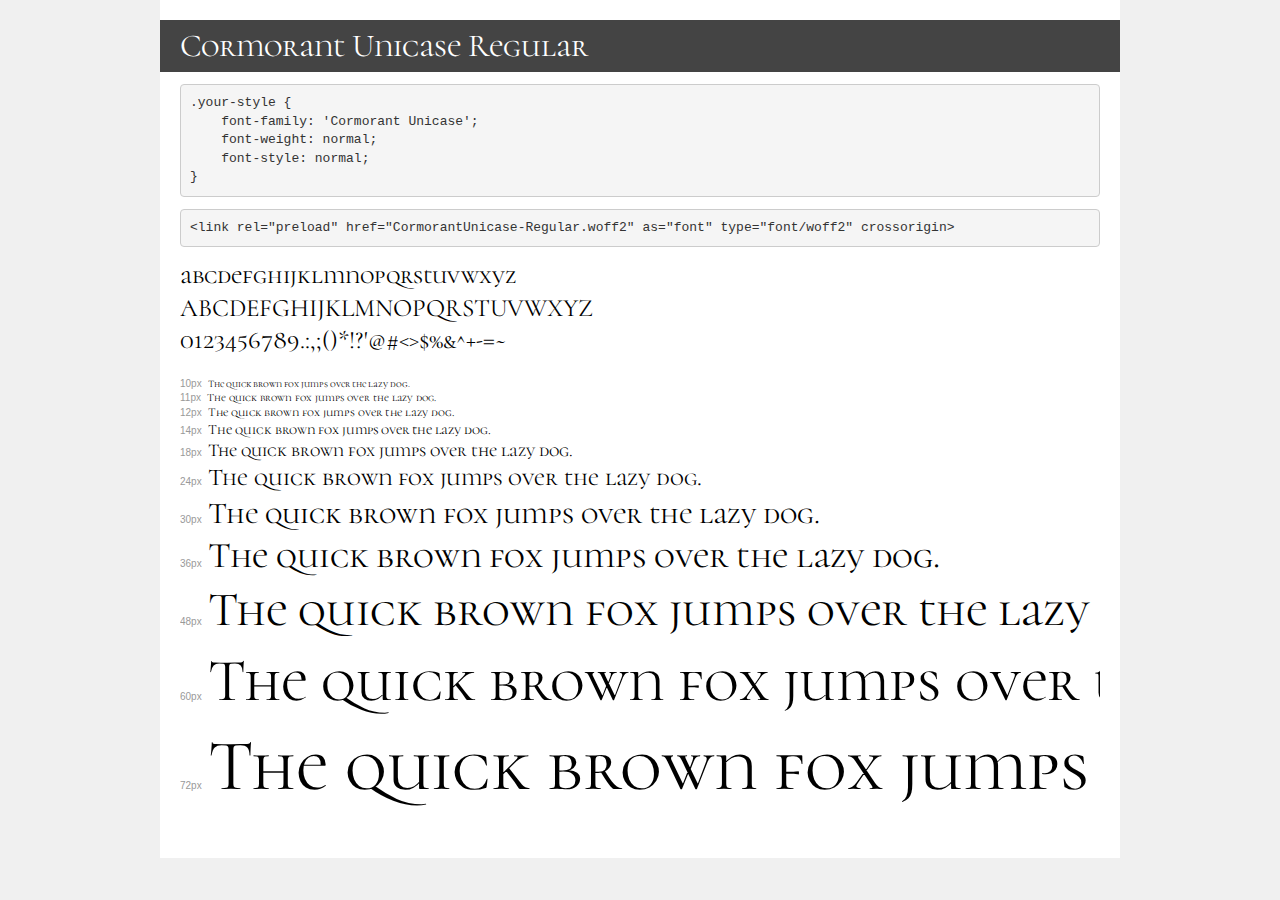
<file: Шрифт/Cormorant Unicase woff/demo.html>
<!DOCTYPE html>
<html lang="en">
<head>
    <meta charset="utf-8">
    <meta http-equiv="X-UA-Compatible" content="IE=edge">
    <meta name="viewport" content="width=device-width, initial-scale=1">
    <meta name="robots" content="noindex, noarchive">
    <meta name="format-detection" content="telephone=no">
    <title>Transfonter demo</title>
    <link href="stylesheet.css" rel="stylesheet">
    <style>
        /*
        http://meyerweb.com/eric/tools/css/reset/
        v2.0 | 20110126
        License: none (public domain)
        */
        html, body, div, span, applet, object, iframe,
        h1, h2, h3, h4, h5, h6, p, blockquote, pre,
        a, abbr, acronym, address, big, cite, code,
        del, dfn, em, img, ins, kbd, q, s, samp,
        small, strike, strong, sub, sup, tt, var,
        b, u, i, center,
        dl, dt, dd, ol, ul, li,
        fieldset, form, label, legend,
        table, caption, tbody, tfoot, thead, tr, th, td,
        article, aside, canvas, details, embed,
        figure, figcaption, footer, header, hgroup,
        menu, nav, output, ruby, section, summary,
        time, mark, audio, video {
            margin: 0;
            padding: 0;
            border: 0;
            font-size: 100%;
            font: inherit;
            vertical-align: baseline;
        }
        /* HTML5 display-role reset for older browsers */
        article, aside, details, figcaption, figure,
        footer, header, hgroup, menu, nav, section {
            display: block;
        }
        body {
            line-height: 1;
        }
        ol, ul {
            list-style: none;
        }
        blockquote, q {
            quotes: none;
        }
        blockquote:before, blockquote:after,
        q:before, q:after {
            content: '';
            content: none;
        }
        table {
            border-collapse: collapse;
            border-spacing: 0;
        }
        /* demo styles */
        body {
            background: #f0f0f0;
            color: #000;
        }
        .page {
            background: #fff;
            width: 920px;
            margin: 0 auto;
            padding: 20px 20px 0 20px;
            overflow: hidden;
        }
        .font-container {
            overflow-x: auto;
            overflow-y: hidden;
            margin-bottom: 40px;
            line-height: 1.3;
            white-space: nowrap;
            padding-bottom: 5px;
        }
        h1 {
            position: relative;
            background: #444;
            font-size: 32px;
            color: #fff;
            padding: 10px 20px;
            margin: 0 -20px 12px -20px;
        }
        .letters {
            font-size: 25px;
            margin-bottom: 20px;
        }
        .s10:before {
            content: '10px';
        }
        .s11:before {
            content: '11px';
        }
        .s12:before {
            content: '12px';
        }
        .s14:before {
            content: '14px';
        }
        .s18:before {
            content: '18px';
        }
        .s24:before {
            content: '24px';
        }
        .s30:before {
            content: '30px';
        }
        .s36:before {
            content: '36px';
        }
        .s48:before {
            content: '48px';
        }
        .s60:before {
            content: '60px';
        }
        .s72:before {
            content: '72px';
        }
        .s10:before, .s11:before, .s12:before, .s14:before,
        .s18:before, .s24:before, .s30:before, .s36:before,
        .s48:before, .s60:before, .s72:before {
            font-family: Arial, sans-serif;
            font-size: 10px;
            font-weight: normal;
            font-style: normal;
            color: #999;
            padding-right: 6px;
        }
        pre {
            display: block;
            padding: 9px;
            margin: 0 0 12px;
            font-family: Monaco, Menlo, Consolas, "Courier New", monospace;
            font-size: 13px;
            line-height: 1.428571429;
            color: #333;
            font-weight: normal;
            font-style: normal;
            background-color: #f5f5f5;
            border: 1px solid #ccc;
            overflow-x: auto;
            border-radius: 4px;
        }
        /* responsive */
        @media (max-width: 959px) {
            .page {
                width: auto;
                margin: 0;
            }
        }
    </style>
</head>
<body>
<div class="page">
    <div class="demo">
        <h1 style="font-family: 'Cormorant Unicase'; font-weight: normal; font-style: normal;">Cormorant Unicase Regular</h1>
        <pre title="Usage">.your-style {
    font-family: 'Cormorant Unicase';
    font-weight: normal;
    font-style: normal;
}</pre>
        <pre title="Preload (optional)">
&lt;link rel=&quot;preload&quot; href=&quot;CormorantUnicase-Regular.woff2&quot; as=&quot;font&quot; type=&quot;font/woff2&quot; crossorigin&gt;</pre>
        <div class="font-container" style="font-family: 'Cormorant Unicase'; font-weight: normal; font-style: normal;">
            <p class="letters">
                abcdefghijklmnopqrstuvwxyz<br>
ABCDEFGHIJKLMNOPQRSTUVWXYZ<br>
                0123456789.:,;()*!?'@#&lt;&gt;$%&^+-=~
            </p>
            <p class="s10" style="font-size: 10px;">The quick brown fox jumps over the lazy dog.</p>
            <p class="s11" style="font-size: 11px;">The quick brown fox jumps over the lazy dog.</p>
            <p class="s12" style="font-size: 12px;">The quick brown fox jumps over the lazy dog.</p>
            <p class="s14" style="font-size: 14px;">The quick brown fox jumps over the lazy dog.</p>
            <p class="s18" style="font-size: 18px;">The quick brown fox jumps over the lazy dog.</p>
            <p class="s24" style="font-size: 24px;">The quick brown fox jumps over the lazy dog.</p>
            <p class="s30" style="font-size: 30px;">The quick brown fox jumps over the lazy dog.</p>
            <p class="s36" style="font-size: 36px;">The quick brown fox jumps over the lazy dog.</p>
            <p class="s48" style="font-size: 48px;">The quick brown fox jumps over the lazy dog.</p>
            <p class="s60" style="font-size: 60px;">The quick brown fox jumps over the lazy dog.</p>
            <p class="s72" style="font-size: 72px;">The quick brown fox jumps over the lazy dog.</p>
        </div>
    </div>

</div>
</body>
</html>
</file>
<file: style/button.css>
.button {
    border: 3px solid var(--color-white);
    border-radius: 50px;
    color: var(--color-white);
    background-color: var(--color-dark-shadow);
    padding: 15px 45px;
    font-weight: 700;
    letter-spacing: 3px;
    text-align: center;

}

.button:hover {
    color: var(--color-dark);
    background-color: var(--color-white);
    border-color: var(--color-dark);

    -moz-box-shadow:0 0 30px var(--color-gray-shadow);
    -webkit-box-shadow:0 0 30px var(--color-gray-shadow);
    box-shadow:0 0 30px var(--color-gray-shadow);
}
</file>
<file: style/global.css>
@font-face {
    font-weight: 400; /* Соответствует значению normal */
    font-family: 'Cormorant Unicase';
    src: url("../fonts/CormorantUnicase-Regular.ttf");
}

@font-face {
    font-weight: 700; /* Соответствует значению bold */
    font-family: 'Cormorant Unicase';
    src: url("../fonts/CormorantUnicase-Bold.ttf");
}

@font-face {
    font-weight: 300;
    font-family: 'Cormorant Unicase';
    src: url("../fonts/CormorantUnicase-Light.ttf");
}

.wrapper {
    max-width: 1200px; /* Ограничение ширины */
    margin: 0 auto; /* Центрирование */
    padding: 0 20px; /* Немного отступов по бокам для мобильных */
}

@media (min-width: 1600px) {
    .wrapper {
        max-width: 1400px; /* Можно увеличить для ультрашироких экранов */
    }
}


/* Глобальные css-переменные: */
:root {
    --color-dark: #1F2322;
    --color-dark-shadow: #1F2322A0;

    --color-white: #ffffff;

    --color-gray: #808080;
    --color-gray-shadow: #808080A0;

    --main-banner-opacity: 72%;
    --upper-button-opacity: 78%;
    --button-radius: 50%;

    --сormorant-font: 'Cormorant Unicase', sans-serif;

    --container-width: 1260px;
    --container-padding-x: 15px;

    --transition-duration: 0.2s;
}



* {
    margin: 0;
    padding: 0;
    box-sizing: border-box;
    color: white;
    font-family: var(--сormorant-font), sans-serif;
    text-decoration: none;
}

html { scroll-behavior: smooth; }

body {
    background-color: var(--color-dark);
}
</file>
<file: style/heading.css>
#heading {
    position: relative;
    background: url('../img/main-img.webp') no-repeat center center;
    background-size: cover;
    min-height: 660px;
    width: 100%;
    padding: 20px;
}

#main-banner {
    position: relative;
    background: rgba(31, 35, 34, 0.7);
    width: 70%;
    max-width: 980px;
    min-height: 250px;
    margin: 10px auto 0;
    padding: 20px 0;
    display: flex;
    flex-direction: column;
    align-items: center;
    border: 1px solid black;
    filter: drop-shadow(0 5px 3px rgba(0, 0, 0, 0.5));
}

#img-logo {
    width: 50px;
    height: 58px;
    margin: 0 auto 4px;
}

#main-banner > h1 {
    text-align: center;
    margin-bottom: 0px;
}

#company-name{
    font-size: 42px;
    font-weight: 700;
}



/* ----------------------- */
#line-container {
    width: 100%;
    text-align: center;
    margin: 0 auto;
}

.title {
    font-size: 45px;
    font-weight: 700;
    margin: auto;
    margin-top: 20px;
    margin-bottom: -100%;
    display: inline-block; /* Важно! Это сжимает блок до ширины текста */
    transform: scaleY(0.9); /* Уменьшает высоту до 80% от исходной, ширина остаётся неизменной */
    transform-origin: top center;
}

.subtitle-container {
    display: flex;
    justify-content: center;
    align-items: center;
    margin: 0px auto;
    /* Ширина будет установлена JavaScript-ом */
}

#bloody-props {
    font-size: 30px;
    font-weight: 700;
    color: var(--color-gray);
    margin: 0 5px;
    white-space: nowrap;

    display: inline-block; /* Важно! Это сжимает блок до ширины текста */
    transform: scaleY(0.9); /* Уменьшает высоту до 80% от исходной, ширина остаётся неизменной */
    transform-origin: top center;
}

.line1 {
    height: 1px;
    background-color: #fff;
    flex-grow: 1; /* Линии будут растягиваться, заполняя доступное пространство */
}



/* ----------------------- */

#gallows {
    position: absolute;
    top: 0;
    right: 100px;
    width: 66px;
    height: 132px;
}

#text-description {
    margin: 30px 70px;
    max-width: 85%;
    font-size: 21px;
    line-height: 1.3;
}

#go-to-tg {
    position: absolute;
    right: 75px;
    bottom: 100px;
    display: flex;
    justify-content: center;
    align-items: center;
    width: 100%;
    max-width: 400px;
    height: 65px;
    border: 3px solid white;
    color: #fff;
    border-radius: 50px;
    text-decoration: none;
    font-size: 22px;
    text-transform: uppercase;
    background-color: rgba(31, 35, 34, 0.7);
    font-weight: 700;
    letter-spacing: 3px;
}

#go-to-tg:hover {
    color: #000;
    background-color: #fff;
    border-color: #000;

    -moz-box-shadow:0 0 30px rgba(200, 200, 200, 0.5);
    -webkit-box-shadow:0 0 30px rgba(200, 200, 200, 0.5);
    box-shadow:0 0 30px rgba(200, 200, 200, 0.5);
}


.hand{
    position: absolute;
    aspect-ratio: auto;
    height: 200px;
    right: 50px;
    z-index: 3;
    top: 590px;
    transform: rotate(-15deg);
}



/* - - - - - - - - - - - - - - - АДАПТИВНОСТЬ - - - - - - - - - - - - - - -  */




@media (max-width: 1200px) {
    #heading{
        min-height: 700px;
    }
    #main-banner{
        max-width: 700px;
    }
    #gallows{
        right: 60px;
    }

    #go-to-tg {
        bottom: 80px;
    }

    .hand{
        height: 180px;
        top: 640px;
    }

}

@media (max-width: 1100px) {
    #go-to-tg {
        max-width: 350px;
        font-size: 20px;
    }
}


@media (max-width: 960px) {
    #heading{
        min-height: 660px;
    }
    #main-banner{
        max-width: 700px;
    }
    #company-name {
        font-size: 32px;
    }
    .title {
        font-size: 36px;
    }
    #bloody-props {
        font-size: 24px;
    }

    #gallows {
        right: 40px;
        width: 55px;
        height: 110px;
    }

    #text-description {
        margin-top: 55px;
        font-size: 18px;
    }

    #go-to-tg {
        right: 75px;
        bottom: 55px;
        width: 100%;
        max-width: 320px;
        height: 55px;
        font-size: 18px;
    }

    .hand{
        
        height: 160px;
        top: 615px;
        right: 20px;
    }

}





@media (max-width: 830px) {

    #text-description {
        margin-top: 30px;
    }

    #go-to-tg {
        bottom: 75px;
        right: 50px;
        font-size: 16px;
        max-width: 260px;
    }

    .hand{
        height: 130px;
        top: 610px;
    }
}

@media (max-width: 768px) {
    #company-name {
        font-size: 28px;
    }
    .title {
        font-size: 32px;
    }
    #bloody-props {
        font-size: 20px;
    }
}    

@media (max-width: 738px) {
    #go-to-tg {
        bottom: 60px;
    }

    .hand{
        height: 115px;
        top: 625px;
    }
}   

@media (max-width: 670px) {
    #go-to-tg {
        bottom: 40px;
    }
}

@media (max-width: 640px) {
    .title {
        font-size: 26px;
    }

    #main-banner {
        min-height: 200px;
    }

    #text-description {
        font-size: 16px;
    }

    #heading {
        min-height: 600px;
    }

    .hand{
        height: 100px;
        top: 575px;
    }
}

@media (max-width: 600px) {
    #text-description {
        margin: 30px 50px;
    }

    .wrapper {
        padding: 0 10px;
    }
}

@media (max-width: 530px) {
    .title {
        font-size: 22px;
    }

    #bloody-props {
        font-size: 0.8rem;
    }

    #go-to-tg {
        max-width: 160px;
        font-size: 14px;
        bottom: 20px;
        height: 50px;
        letter-spacing: 1px;
    }

    #main-banner {
        width: 95%;
    }
}


@media (max-width: 480px) {
    #main-banner > h1 {
        font-size: 1.4rem;
    }
    
    .title {
        font-size: 19px;
    }

    #gallows {
        right: 20px;
    }
}

@media (max-width: 460px) {
    #text-description {
        margin: 20px 30px;
    }
}

@media (max-width: 440px) {
    #main-banner {
        min-height: 180px;
    }

    #main-banner > h1 {
        font-size: 1.2rem;
    }

    .title {
        font-size: 16px;
    }
}
  

@media (max-width: 410px) {
    #main-banner > h1 {
        font-size: 1rem;
    }

    .title {
        font-size: 14px;
    }

    #bloody-props {
        font-size: 0.7rem;
    }

    #text-description {
        margin: 15px 15px;
        font-size: 13px;
    }

    #go-to-tg {
        right: 10px;
    }

    #heading {
        min-height: 550px;
    }

    .hand{
        height: 85px;
        top: 525px;
    }
}
</file>
<file: style/emotions2.css>
#emotions{
    display: flex;
    justify-content: center;
    align-items: center;
    margin-top: 10vw;
}

#emotions > div > img{
    /* height: 150px;
    width: 90px; */

    height: 11vw;
    width: 6.6vw;

    /* margin-right: 50px;
    margin-left: 50px; */
    margin-right: 7vw;
    margin-left: 7vw;
}

.emotions-text{
    text-align: center;
}

.emotions-text > p{
    /* font-size: 18px; */
    font-size: 2vw;
    transform: scaleY(0.9); 
    transform-origin: top center;

    -moz-font-feature-settings: "lnum";
    -webkit-font-feature-settings: "lnum";
    font-feature-settings: "lnum";
}




/* - - - - - - - - - - - - - - - АДАПТИВНОСТЬ - - - - - - - - - - - - - - -  */




@media (max-width: 600px) {
    #emotions-container{
        display: flex;
        /* align-items: center; */
        justify-content: center;
        /* margin: 0 auto; */
    }


    #emotions{
        display: flex;
        flex-direction: column;
        justify-content: center;
        align-items: first baseline;
        gap: 0vw;
    }

    #emotions > div{
        display: flex;
        /* justify-content: left baseline; */
        align-items: center;
    }

    #emotions > div > img{
        /* height: 150px;
        width: 90px; */
    
        height: 20vw;
        width: 12vw;

        margin-right: 7vw;
        margin-left: 0vw;
    }

    .emotions-text > p{
        font-size: 3.5vw;
    }

}
</file>
<file: style/features3.css>
#container{
    margin: 0% 5%;
}

.line2{
    background-color: #fff;
    height: 2px;
    width: 10%;
    flex-grow: 1;
}


.img-line1, .img-line2{
    /* position: relative; */
    display: flex;
    justify-content: space-between;
}

.first-img, .second-img{
    position: relative;
    aspect-ratio: auto;
    width: 47%;
}

.features-img {
    aspect-ratio: 3/2;
}

.img-line2{
    margin-top: 10%;
}


.img-features-img{
    width: 100%;
    height: 100%;
    object-fit: cover;

    -moz-box-shadow:0 0 60px rgba(200, 200, 200, 0.5);
    -webkit-box-shadow:0 0 60px rgba(200, 200, 200, 0.5);
    box-shadow:0 0 60px rgba(200, 200, 200, 0.5);
}

#img3 > img{
    object-position: 50% 20%;
}

#hand2{
    position: absolute;
    transform: scale(-1, 1) rotate(-25deg);
    z-index: 2;
    
    left: -10%;
    top: -18%;

    width: 27%;
    height: auto; 
}

.features-description{
    margin: 1.5em 0.5em 0 0.5em;
    font-size: 30px;
    text-align: center;
}


/*    - - - - - -  С К Р Е П К И - - - - - -    */
.clip{
    position: absolute;
    z-index: 2;
    width: 14%;
    height: auto;
    top: -6%;
}

#clip1{
    right: 8%;
}

#clip2{
    right: 10%;
}

#clip3{
    right: 8%;
}

#clip4{
    right: 10%;
}
/*  /  /  /  /   С К Р Е П К И   /  /  /  /  */



/* - - - - - - - - - - - - - - - АДАПТИВНОСТЬ - - - - - - - - - - - - - - -  */

@media (max-width: 1100px) {
    .features-description{
        margin: 1.5em 0 0 0;
        font-size: 26px;
    }
}


@media (max-width: 900px) {


    .img-line1, .img-line2{
        flex-direction: column;
        /* justify-content: center; */
        align-items: center;
        width: 100%;
        height: auto;

        gap: 7vw;
    }   


    #img-container-mobile-1{
        position: relative;
    }

    #hand2{
        position: absolute;

        left: -7%;
        top: -10%;

        width: 20%;
        height: auto;   
    }


    .clip{
        position: absolute;
        z-index: 2;
        height: auto;
        top: -8%;
    }
    
    #clip1{
        right: 8%;
    }
    
    #clip2{
        right: 12%;
    }
    
    #clip3{
        right: 8%;
    }
    
    #clip4{
        right: 10%;
    }

    .first-img, .second-img {
        width: 85%;
    }

    .features-description{
        font-size: 24px;
        margin-top: 0.5em;
    }
}

@media (max-width: 780px) {
    .features-description{
        font-size: 20px;
    }
}

@media (max-width: 590px) {
    .features-description{
        font-size: 17px;
    }
}

@media (max-width: 500px) {
    #hand2{
        width: 15%;
    }


    .features-description{
        font-size: 15px;
    }

    .clip{
        top: -7%;
    }

    #container {
        margin: 0 0;
    }
}

@media (max-width: 350px) {
    .features-description{
        font-size: 12px;
    }
}
</file>
<file: style/buy_game.css>
.buy_game {
    display: flex;
    justify-content: space-between;
    row-gap: 60px;
    flex-wrap: wrap;

    width: 90%;
    margin: 120px auto 0;
}

.buy_game-image {
    width: 40%;
}

.buy_game-image > img{
    width: 100%;
    height: 100%;
    object-fit: cover;

    -moz-box-shadow:0 0 60px rgba(200, 200, 200, 0.5);
    -webkit-box-shadow:0 0 60px rgba(200, 200, 200, 0.5);
    box-shadow:0 0 60px rgba(200, 200, 200, 0.5);
}

.buy_game-text {
    width: 55%;
    text-align: right;
    font-size: 28px;
    font-weight: 400;

    display: flex;
    flex-direction: column;
}

.buy_game-text-bold {
    font-weight: 700;
}

.buy_game-text-bottom {
    margin-top: auto;
}

.buy_game-text > h2 {
    font-size: 40px;
}

.buy_game-text-main {
    margin-top: 30px;
}

.buy_game-buttons {
    display: flex;
    justify-content: center;
    flex-wrap: wrap;
    row-gap: 35px;
    gap: 35px;
    width: 100%;
    padding: 0 5%;
}

.buy_game-buttons-ozon {
    -moz-box-shadow: 0 -5px 10px #005BFF,
                     0 5px 10px #F1117E;
    -webkit-box-shadow: 0 -5px 10px #005BFF,
                        0 5px 10px #F1117E;
    box-shadow: 0 -5px 10px #005BFF,
                0 5px 10px #F1117E;
}

.buy_game-buttons-ozon:hover {
    background-color: #005BFF;
    color: var(--color-white);
    border-color: var(--color-white);
}

.buy_game-buttons-wb {
    -moz-box-shadow: 0 -5px 10px #EC238D,
                     0 5px 10px #8D297F;
    -webkit-box-shadow: 0 -5px 10px #EC238D,
                        0 5px 10px #8D297F;
    box-shadow:  0 -5px 10px #EC238D,
                 0 5px 10px #8D297F;
}

.buy_game-buttons-wb:hover {
    background-color: #8D297F;
    color: var(--color-white);
    border-color: var(--color-white);
}

.buy_game-buttons-tg {
    -moz-box-shadow: 0 -5px 10px white,
                     0 5px 10px #24A1DE;
    -webkit-box-shadow: 0 -5px 10px white,
                        0 5px 10px #24A1DE;
    box-shadow: 0 -5px 10px white,
                0 5px 10px #24A1DE;
}

.buy_game-buttons-tg:hover {
    background-color: #24A1DE;
    color: var(--color-white);
    border-color: var(--color-white);
}

.buy_game-buttons-avito {
    -moz-box-shadow: 0 -5px 10px #97CF26,
                     0 5px 10px #00AAFF;
    -webkit-box-shadow: 0 -5px 10px #97CF26,
                        0 5px 10px #00AAFF;
    box-shadow:  0 -5px 10px #97CF26,
                 0 5px 10px #00AAFF;
}

.buy_game-buttons-avito:hover {
    background-color: #97CF26;
    color: var(--color-white);
    border-color: var(--color-white);
}

.buy_game-buttons-yandex {
    -moz-box-shadow: 0 -5px 10px #FFCC00,
                     0 5px 10px #FF1A1A;
    -webkit-box-shadow: 0 -5px 10px #FFCC00,
                        0 5px 10px #FF1A1A;
    box-shadow:  0 -5px 10px #FFCC00,
                 0 5px 10px #FF1A1A;
}

.buy_game-buttons-yandex:hover {
    background-color: #FFCC00;
    color: var(--color-white);
    border-color: var(--color-white);
}

.buy_game-buttons-vk {
    -moz-box-shadow: 0 -5px 10px #0077FF,
                     0 5px 10px #FFFFFF;
    -webkit-box-shadow: 0 -5px 10px #0077FF,
                        0 5px 10px #FFFFFF;
    box-shadow:  0 -5px 10px #0077FF,
                 0 5px 10px #FFFFFF;
}

.buy_game-buttons-vk:hover {
    background-color: #0077FF;
    color: var(--color-white);
    border-color: var(--color-white);
}


.buy_game-buttons-button {
    width: 280px;
    font-size: 24px;
}


@media (max-width: 1160px) {
    .buy_game-text {
        font-size: 24px;
    }
}

@media (max-width: 1000px){
    .buy_game-text > h2 {
        font-size: 34px;
    }

    .buy_game-text {
        font-size: 20px;
    }

    .buy_game-buttons-button {
        width: 250px;
        font-size: 22px;
        padding: 14px 42px;
    }

}


@media (max-width: 900px) {
    .buy_game {
        margin-top: 80px;
    }
}

@media (max-width: 860px){
    .buy_game-text > h2 {
        font-size: 4.2vw;
    }

    .buy_game-text-main {
        margin-top: 20px;
    }

    .buy_game-text {
        font-size: 17px;
    }
}

@media (max-width: 720px) {

    .buy_game-text-main {
        margin-top: 15px;
    }

    .buy_game-text {
        font-size: 15px;
    }

    .buy_game-buttons {
        padding: 0;
    }

    .buy_game-buttons-button {
        width: 230px;
        font-size: 20px;
        padding: 13px 39px;
    }
}

@media (max-width: 640px) {
    .buy_game-text-main {
        margin-top: 13px;
    }

    .buy_game-text {
        font-size: 13px;
    }

    .buy_game-buttons-button {
        width: 220px;
        font-size: 18px;
        padding: 11px 36px;
    }
}

@media (max-width: 540px) {
    .buy_game-text-main {
        margin-top: 11px;
    }

    .buy_game-text {
        font-size: 11px;
    }

    .buy_game-buttons-button {
        width: 210px;
        font-size: 16px;
        padding: 10px 33px;
    }
}

@media (max-width: 500px) {
    .buy_game {
        margin-top: 40px;
    }

    .buy_game-image {
        width: 35%;
    }
    .buy_game-text {
        width: 63%;
    }

    .buy_game-buttons-button {
        margin: 0 auto;
        width: 200px;
        font-size: 14px;
        padding: 9px 30px;
    }

    .buy_game {
        row-gap: 30px;
    }
}

@media (max-width: 460px) {
    .buy_game-text-main, .buy_game-text-bottom{
        margin-top: 7px;
    }
}
</file>
<file: style/when.css>
#when {
    margin-top: 120px;
}

#when-text{
    display: flex;
    justify-content: center;
    align-items: center;
}

#when-text > h2{
    font-size: 40px;
    font-weight: 700;
    text-transform: uppercase;
    margin: 0 10px;
}

.line3{
    background-color: #fff;
    height: 2px;
    width: 10%;
    flex-grow: 1;
}




#when-block{
    display: flex;
    position: relative;
    align-items: center;
    margin-top: 80px;
}

.curtains{
    position: absolute;
    z-index: 1;
}

#right-curtain{
    right: 0px;
}




#when-description{
    align-items: center;
    justify-content: center;
    z-index: 2;
    display: flex;
    flex-direction: column;
    gap: 30px;
    margin: 0 auto;
    width: 70%;
}

#when-description > p, #when-description > h3{
    font-size: 24px;
    text-align: center;
}

#telegram{
    display: flex;
    justify-content: center;
    align-items: center;
    min-width: 350px;
    height: 65px;
    border: 3px solid white;
    color: #fff;
    border-radius: 50px;
    text-decoration: none;
    font-size: 24px;
    background-color: rgba(31, 35, 34, 0.7);
    /* margin-top: 30px; */
    letter-spacing: 5px;
    font-weight: 700;
}

#telegram:hover {
    border: 3px solid black;
    color: black;
    background-color: white;

    -moz-box-shadow:0 0 30px rgba(200, 200, 200, 0.5);
    -webkit-box-shadow:0 0 30px rgba(200, 200, 200, 0.5);
    box-shadow:0 0 30px rgba(200, 200, 200, 0.5);
}


@media (max-width: 990px){
    #when-text > h2{
        font-size: 34px;
    }

    #when-description > p, #when-description > h3{
        font-size: 20px;
    }

    #telegram{
        min-width: 350px;
        height: 60px;
        font-size: 22px;
    }
}



@media (max-width: 930px) {
    #when-text > h2{
        font-size: 30px;
    }
}

@media (max-width: 900px) {
    #when{
        margin-top: 80px;
    }
}



@media (max-width: 860px){
    #when-text > h2{
        font-size: 4.2vw;
    }

    #when-description > p, #when-description > h3{
        font-size: 17px;
    }

    #telegram{
        min-width: 300px;
        height: 55px;
        font-size: 20px;
    }

    #when-block{
        margin-top: 60px;
    }
}



@media (max-width: 768px) {

    #when-description {
        width: 60%;
    }

    #telegram{
        min-width: 250px;
        height: 50px;
        font-size: 18px;
    }
}

@media (max-width: 500px) {
    #when {
        margin-top: 40px;
    }


    #when-description > p, #when-description > h3{
        font-size: 14px;
    }

    #telegram{
        min-width: 220px;
        height: 40px;
        font-size: 16px;
    }

    #right-curtain, #left-curtain {
        height: 200px;
    }

    #when-block {
        margin-top: 40px;
    }
}

@media (max-width: 460px) {
    #when-description {
        gap: 25px;
    }
    #telegram{
        min-width: 200px;
        font-size: 14px;
    }

    #when-description > p, #when-description > h3{
        font-size: 13px;
    }
}

@media (max-width: 360px) {
    #when-description {
        gap: 20px;
    }
    #telegram{
        font-size: 12px;
    }

    #when-description > p, #when-description > h3{
        font-size: 11px;
    }
}
</file>
<file: style/traces.css>
#traces{
    display: flex;
    display: -webkit-flex;

    position: relative;
    text-align: center;

    align-items: center;
    -webkit-align-items: center;

    justify-content: center;
    -webkit-justify-content: center;

    gap: 0px;
    margin-right: 25px;
    margin-left: 25px;
    /* padding-top: -400px; */
    margin-top: 200px;
}

.traces-img{
    max-height: 215px;
    max-width: 49%;
}


#second-trace-img{
    right: 300px;
}

@media (min-width: 1315px) {
    .traces-img{
        max-height: 300px;
        max-width: 49%;
    }
}
</file>
<file: style/common.css>
.button {
    border: 3px solid var(--color-white);
    border-radius: 50px;
    color: var(--color-white);
    background-color: var(--color-dark-shadow);
    padding: 1rem 3rem;
    font-weight: 700;
    letter-spacing: 3px;
    text-align: center;
    font-size: 1.2rem;
}

.button:hover {
    color: var(--color-dark);
    background-color: var(--color-white);
    border-color: var(--color-dark);

    -moz-box-shadow:0 0 30px var(--color-gray-shadow);
    -webkit-box-shadow:0 0 30px var(--color-gray-shadow);
    box-shadow:0 0 30px var(--color-gray-shadow);
}

.section {
    margin: 0 auto 8rem;
    width: 90%;
}

.hand {
    position: absolute;
    aspect-ratio: auto;
    height: 7rem;
}

.common-header {
    font-weight: 700;
    font-size: 2rem;
}

.common-text {
    font-size: 1.2rem;
}
</file>
<file: style/header.css>
.header {
    position: relative;
    background: url('../img/main-img.webp') center center;
    background-size: cover;
    width: 100%;
    padding: 1rem;
}

.header-banner {
    background: var(--color-dark-shadow);
    width: 60%;
    margin: 0 auto 3rem;
    padding: 2rem 0;
    display: flex;
    flex-direction: column;
    align-items: center;
    border: 1px solid black;
    filter: drop-shadow(0 5px 3px rgba(0, 0, 0, 0.5));
}

.header-banner-logo {
    aspect-ratio: auto;
    height: 3.5rem;
    margin-bottom: 0.5rem;
}

.header-banner-company{
    font-weight: 300;
    margin-bottom: 1rem;
}

.header-banner-title {
    text-align: center;
    margin-bottom: 0.5rem;
}

.header-banner-subtitle {
    display: flex;
    width: 90%;
    align-items: center;
    gap: 3%;
}

.header-banner-subtitle-line {
    height: 1px;
    background-color: #fff;
    flex-grow: 1;
    min-width: 10%;
}

.header-banner-subtitle-text {
    color: var(--color-gray);
    font-size: 1.5rem;
    text-align: center;
}

.header-gallows {
    position: absolute;
    top: 0;
    right: 5rem;
    height: 7rem;
    aspect-ratio: auto;
}

.header-description {
    width: 80%;
    margin: 0 auto 3rem;
    line-height: 1.5;
}

.header-link {
    display: block;
    width: 19.5rem;
    margin: 0 1rem 1rem auto;
}

.header-hand{
    right: 2rem;
    z-index: 3;
    top: 20rem;
    transform: rotate(-15deg);
}
</file>
<file: style/emotions.css>
.emotions {
    display: flex;
    position: relative;
    justify-content: center;
    align-items: center;
    column-gap: 1em;
    margin-top: 8rem;
}

.emotion {
    width: 31%;
}

.emotion-image {
    height: 6rem;
}

.emotion-image > img {
    height: 100%;
    width: 100%;
    filter: drop-shadow(0 0 30px var(--color-gray-shadow));
}

.emotion-text{
    margin-top: 2rem;
    text-align: center;
}

.emotion-text-title {
    font-weight: 700;
}

.emotion-text-subtitle {
    font-weight: 300;
    margin-top: 0.5rem;
}

.emotions-hand {
    left: 1rem;
    z-index: 3;
    top: 5rem;
    transform: rotate(45deg);
}

@media (max-width: 550px) {
    .emotions {
        flex-direction: column;
        gap: 3rem;
    }
    .emotion {
        width: 100%;
    }
}
</file>
<file: style/parts.css>
.parts {
    position: relative;
}

.parts-header {

}

.parts-container {
    margin-top: 3rem;
    display: flex;
    flex-direction: column;
    gap: 3rem;
}

.part {
    display: flex;
    align-items: center;
    justify-content: space-between;
}

.part-name {
    width: 20%;
    font-weight: 700;
    line-height: 1.5;
}

.part-image {
    width: 20%;
    height: 5rem;
}

.part-image > img {
    height: 100%;
    width: 100%;
}

.part-text {
    font-weight: 300;
    width: 50%;
}

.part:hover > .part-name,
.part:hover > .part-text
 {
    color: var(--color-dark);
}

.parts-hand {
    transform: rotate(120deg);
    right: 0;
    bottom: 1rem;
    z-index: -1;
}

@media (max-width: 935px) {
    .parts {
        width: 80%;
        margin-left: auto;
        margin-right: auto;
    }

    .part-name {
        width: 25%;
    }

    .part-image {
        display: none;
    }

    .part-text {
        width: 70%;
    }
}

@media (max-width: 720px) {
    .parts {
        width: 60%;
    }

    .part-name {
        width: 58%;
    }

    .part-image {
        display: block;
        width: 40%;
    }

    .part-text {
        display: none;
    }
}

@media (max-width: 540px) {
    .parts {
        width: 70%;
    }
}

@media (max-width: 540px) {
    .part-name {
        width: 100%;
    }

    .part-image {
        display: none;
    }
}
</file>
<file: style/cards.css>
.cards {
    display: flex;
    flex-wrap: wrap;
    justify-content: space-evenly;

    margin-top: 8rem;
    row-gap: 3rem;
}

.card {
    width: 28%;
}

.card > img {
    width: 100%;
    height: 100%;

    -moz-box-shadow:0 0 15px rgba(200, 200, 200, 0.5);
    -webkit-box-shadow:0 0 15px rgba(200, 200, 200, 0.5);
    box-shadow:0 0 15px rgba(200, 200, 200, 0.5);
}

@media (max-width: 730px) {
    .card {
        width: 40%;
    }
}

@media (max-width: 500px) {
    .card {
        width: 80%;
    }
}
</file>
<file: Шрифт/Cormorant Unicase woff/stylesheet.css>
@font-face {
    font-family: 'Cormorant Unicase';
    src: url('CormorantUnicase-Regular.woff2') format('woff2');
    font-weight: normal;
    font-style: normal;
    font-display: swap;
}
</file>
